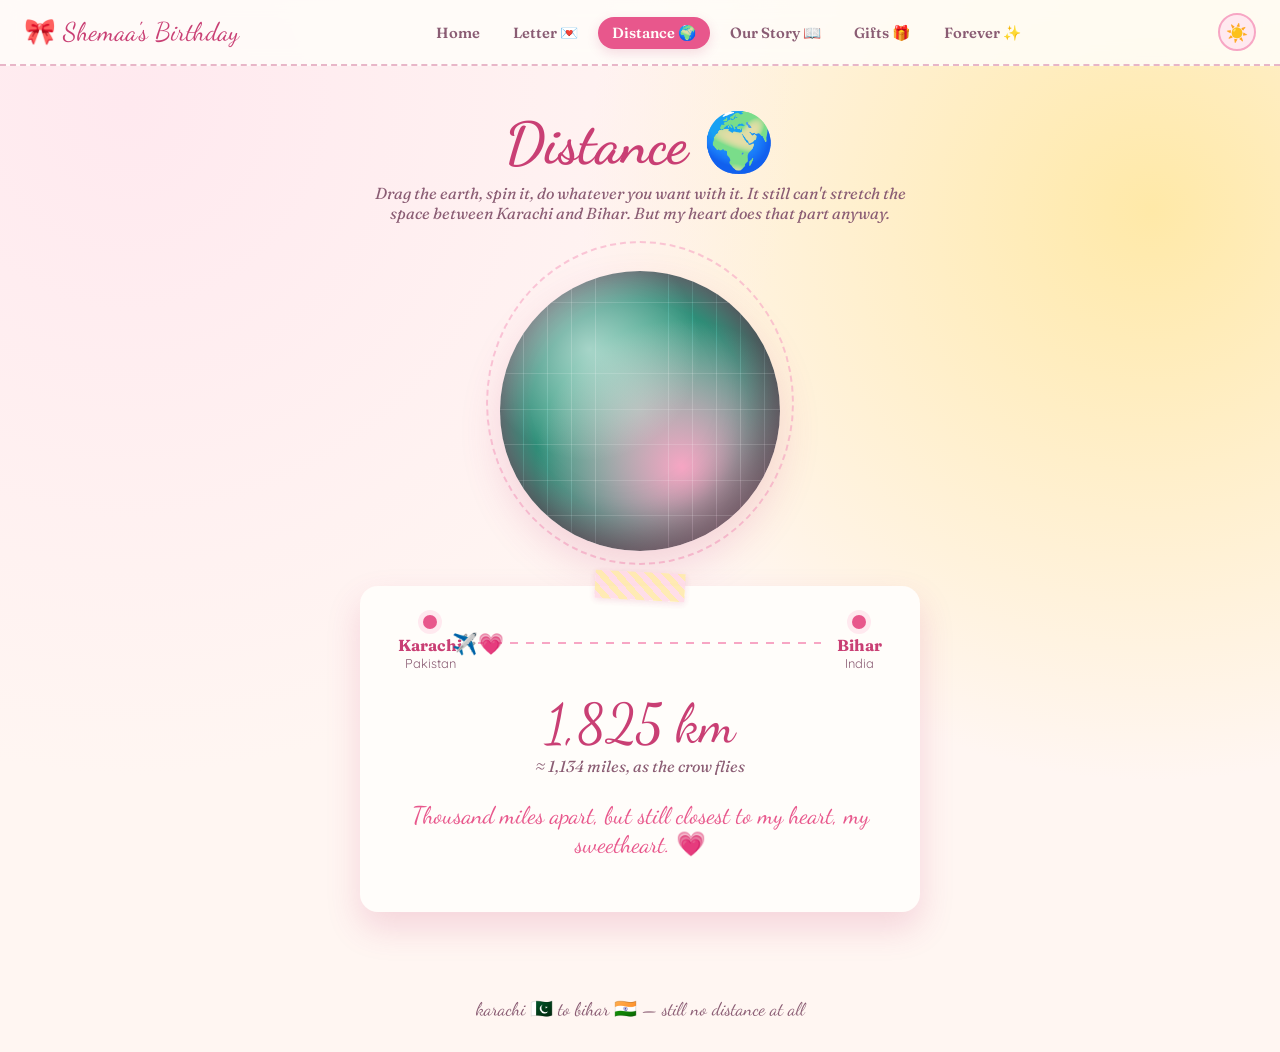
<file: distance.html>
<!DOCTYPE html>
<html lang="en">
<head>
<meta charset="UTF-8">
<meta name="viewport" content="width=device-width, initial-scale=1.0">
<title>The Distance Between Us 🌍</title>
<link rel="stylesheet" href="style.css">
<style>
  .globe-wrap{
    width: min(280px, 60vw); aspect-ratio:1; margin: 1rem auto 0;
    perspective: 900px;
  }
  .globe{
    width:100%; height:100%; border-radius:50%; position:relative;
    background:
      radial-gradient(circle at 32% 28%, rgba(255,255,255,.55), transparent 40%),
      radial-gradient(circle at 65% 70%, var(--accent-2), transparent 55%),
      radial-gradient(circle at 50% 50%, #5fc7a3 0%, #3fa78a 35%, #2f8f79 55%, var(--accent-deep) 100%);
    box-shadow: inset -18px -18px 40px rgba(0,0,0,.35), 0 20px 40px var(--shadow);
    animation: spin 14s linear infinite;
    cursor: grab;
  }
  .globe:active{ cursor: grabbing; animation-play-state: paused; }
  .globe::before{ /* longitude lines */
    content:''; position:absolute; inset:0; border-radius:50%;
    background: repeating-linear-gradient(90deg, transparent 0 8.3%, rgba(255,255,255,.18) 8.3% 8.6%);
    mix-blend-mode: overlay;
  }
  .globe::after{ /* latitude lines */
    content:''; position:absolute; inset:0; border-radius:50%;
    background: repeating-linear-gradient(0deg, transparent 0 12.4%, rgba(255,255,255,.14) 12.4% 12.7%);
  }
  @keyframes spin{ from{ transform: rotateY(0deg); } to{ transform: rotateY(360deg); } }

  .glow{
    position:relative;
  }
  .glow .ring{
    position:absolute; inset:-14px; border-radius:50%;
    border: 2px dashed var(--accent-2);
    animation: spin 22s linear infinite reverse;
    opacity:.6;
  }

  .distance-card{
    margin-top: 2.2rem; width: min(560px,94vw);
    background: var(--paper); border-radius:18px;
    box-shadow: 0 16px 34px var(--shadow);
    padding: 1.8rem clamp(1rem,4vw,2.4rem);
    position:relative;
  }
  .distance-card .tape{ top:-14px; left: calc(50% - 45px); transform: rotate(3deg); }

  .route{
    display:flex; align-items:center; justify-content:space-between;
    gap:.6rem; margin-bottom:1.2rem;
  }
  .city{ text-align:center; flex:0 0 auto; }
  .city .dot{ width:14px; height:14px; border-radius:50%; background: var(--accent); margin: 0 auto .4rem; box-shadow:0 0 0 5px var(--bg-soft); }
  .city .name{ font-family: var(--font-display); font-weight:700; color:var(--accent-deep); }
  .city .country{ font-size:.8rem; color: var(--ink-soft); }

  .path{
    flex:1; position:relative; height:2px;
    background: repeating-linear-gradient(90deg, var(--accent-2) 0 8px, transparent 8px 16px);
    margin: 0 .4rem;
  }
  .plane{
    position:absolute; top:50%; left:0; transform: translate(-50%,-50%);
    font-size:1.3rem;
    animation: fly 3.2s ease-in-out infinite;
  }
  @keyframes fly{
    0%{ left:0%; }
    50%{ left:100%; }
    50.01%{ left:100%; }
    100%{ left:0%; }
  }

  .km-number{
    text-align:center; font-family: var(--font-script); color: var(--accent-deep);
    font-size: clamp(2.4rem,7vw,3.4rem); margin: .3rem 0 0;
  }
  .km-label{ text-align:center; color: var(--ink-soft); font-family: var(--font-display); font-style:italic; margin-bottom:.2rem; }

  .quote{
    margin-top: 1.6rem; text-align:center;
    font-family: var(--font-script); font-size:1.5rem; color: var(--accent);
    max-width: 480px; margin-left:auto; margin-right:auto;
  }
</style>
</head>
<body>
<div class="floaty-hearts"></div>

<nav class="navbar">
  <div class="brand">🎀 Shemaa's Birthday</div>
  <button class="nav-burger" aria-label="menu">☰</button>
  <ul class="nav-links">
    <li><a href="index.html">Home</a></li>
    <li><a href="letter.html">Letter 💌</a></li>
    <li><a href="distance.html">Distance 🌍</a></li>
    <li><a href="story.html">Our Story 📖</a></li>
    <li><a href="gifts.html">Gifts 🎁</a></li>
    <li><a href="forever.html">Forever ✨</a></li>
  </ul>
  <div class="nav-actions">
    <button class="theme-toggle" aria-label="toggle theme">☀️</button>
  </div>
</nav>

<main>
  <h1 class="page-title fade-up">Distance 🌍</h1>
  <p class="page-sub fade-up">Drag the earth, spin it, do whatever you want with it. It still can't stretch the space between Karachi and Bihar. But my heart does that part anyway.</p>

  <div class="glow">
    <div class="ring"></div>
    <div class="globe-wrap"><div class="globe" id="globe"></div></div>
  </div>

  <div class="distance-card fade-up">
    <div class="tape"></div>
    <div class="route">
      <div class="city">
        <div class="dot"></div>
        <div class="name">Karachi</div>
        <div class="country">Pakistan</div>
      </div>
      <div class="path"><span class="plane">✈️💗</span></div>
      <div class="city">
        <div class="dot"></div>
        <div class="name">Bihar</div>
        <div class="country">India</div>
      </div>
    </div>

    <div class="km-number" id="kmNumber">0 km</div>
    <div class="km-label">≈ 1,134 miles, as the crow flies</div>

    <p class="quote">Thousand miles apart, but still closest to my heart, my sweetheart. 💗</p>
  </div>
</main>

<footer>karachi 🇵🇰 to bihar 🇮🇳 — still no distance at all</footer>

<script src="main.js"></script>
<script>
  // drag to spin the globe manually
  const globe = document.getElementById('globe');
  let dragging = false, startX = 0, rotation = 0;
  globe.addEventListener('pointerdown', e => { dragging = true; startX = e.clientX; globe.style.animation='none'; });
  window.addEventListener('pointerup', () => dragging = false);
  window.addEventListener('pointermove', e => {
    if(!dragging) return;
    const dx = e.clientX - startX;
    rotation += dx * 0.5;
    globe.style.transform = `rotateY(${rotation}deg)`;
    startX = e.clientX;
  });

  // count up the distance
  const el = document.getElementById('kmNumber');
  const target = 1825;
  let cur = 0;
  const step = Math.ceil(target / 60);
  const timer = setInterval(() => {
    cur += step;
    if (cur >= target){ cur = target; clearInterval(timer); }
    el.textContent = cur.toLocaleString() + ' km';
  }, 20);
</script>
</body>
</html>
</file>
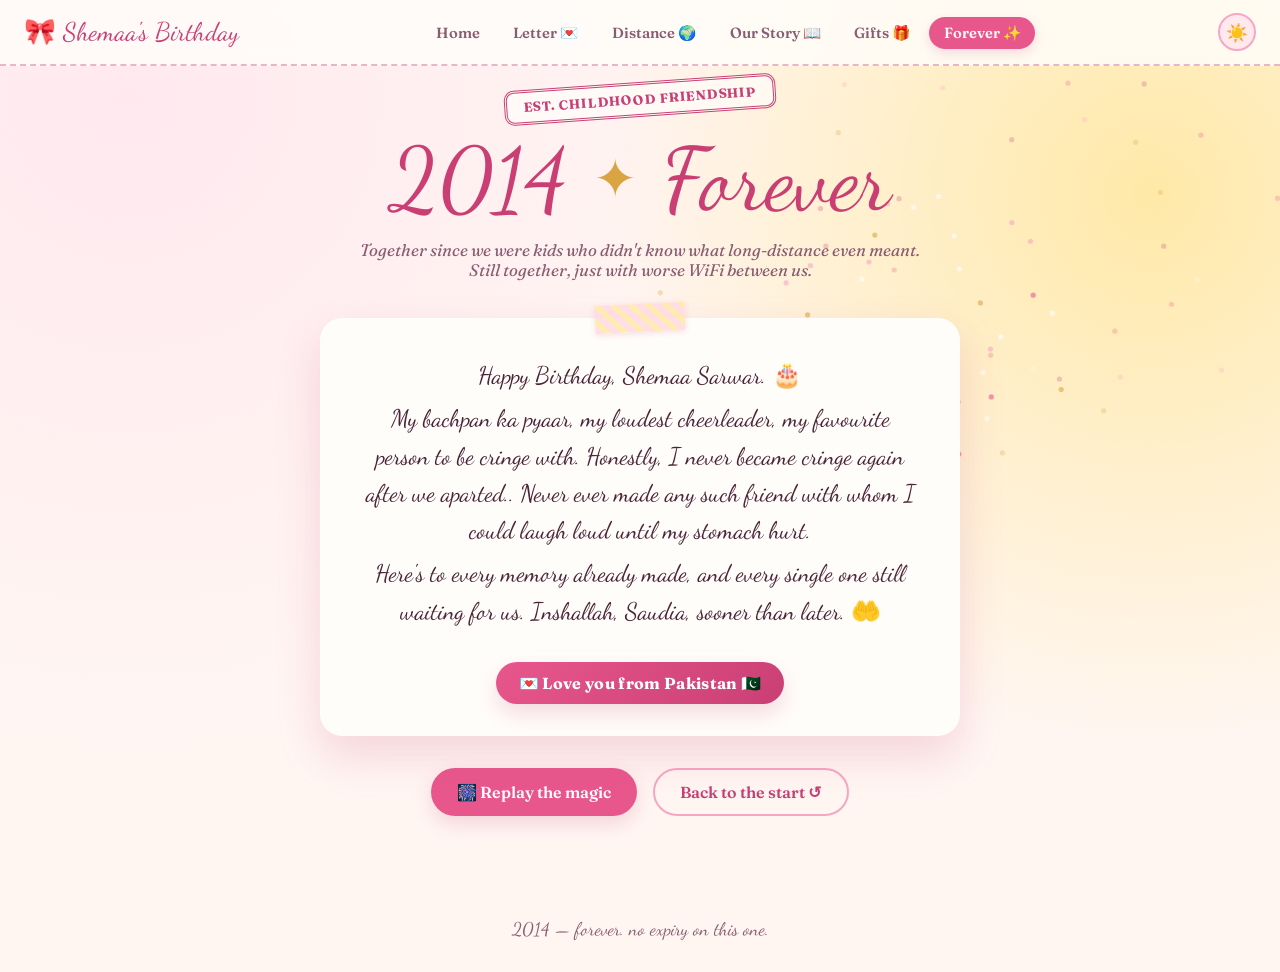
<file: forever.html>
<!DOCTYPE html>
<html lang="en">
<head>
<meta charset="UTF-8">
<meta name="viewport" content="width=device-width, initial-scale=1.0">
<title>2014 — Forever 💗</title>
<link rel="stylesheet" href="style.css">
<style>
  body{ overflow-x:hidden; }
  #fw-canvas{ position:fixed; inset:0; z-index:0; pointer-events:none; }

  .forever-wrap{
    position:relative; z-index:2; text-align:center;
    display:flex; flex-direction:column; align-items:center;
    padding-top: 1rem;
  }

  .stamp{
    font-family: var(--font-display); font-weight:700; letter-spacing:.06em;
    border: 3px double var(--accent-deep); color: var(--accent-deep);
    padding: .4rem 1rem; border-radius: 10px; transform: rotate(-4deg);
    font-size: .82rem; text-transform:uppercase; margin-bottom: 1.2rem;
    background: color-mix(in srgb, var(--paper) 70%, transparent);
  }

  .years{
    display:flex; align-items:center; gap: clamp(.6rem,3vw,1.6rem);
    font-family: var(--font-script);
    font-size: clamp(2.6rem, 10vw, 5.5rem);
    color: var(--accent-deep);
    line-height:1;
  }
  .years .arrow{ color: var(--gold); font-size:.6em; }

  .tagline{
    font-family: var(--font-display); font-style:italic; color: var(--ink-soft);
    max-width: 560px; margin: 1rem auto 0; font-size:1.05rem;
  }

  .closing-card{
    margin-top: 2.4rem; max-width: 640px; width: 92%;
    background: var(--paper); border-radius: 22px; padding: 2rem clamp(1.2rem,4vw,2.6rem);
    box-shadow: 0 20px 44px var(--shadow); position:relative;
  }
  .closing-card .tape{ top:-14px; left: calc(50% - 45px); transform: rotate(-3deg); }
  .closing-card p{
    font-family: var(--font-script); font-size: 1.5rem; color: var(--ink); line-height:1.55; margin:.4rem 0;
  }

  .from-badge{
    margin-top: 1.6rem; display:inline-flex; align-items:center; gap:.5rem;
    font-family: var(--font-display); font-weight:700; color:#fff;
    background: linear-gradient(135deg, var(--accent), var(--accent-deep));
    padding: .7rem 1.4rem; border-radius: 999px; box-shadow: 0 10px 22px var(--shadow);
    font-size: 1rem; letter-spacing:.02em;
  }

  .actions{ display:flex; gap:1rem; flex-wrap:wrap; justify-content:center; margin-top: 2rem; }
</style>
</head>
<body>
<canvas id="fw-canvas"></canvas>
<div class="floaty-hearts" style="z-index:1;"></div>

<nav class="navbar" style="position:relative; z-index:3;">
  <div class="brand">🎀 Shemaa's Birthday</div>
  <button class="nav-burger" aria-label="menu">☰</button>
  <ul class="nav-links">
    <li><a href="index.html">Home</a></li>
    <li><a href="letter.html">Letter 💌</a></li>
    <li><a href="distance.html">Distance 🌍</a></li>
    <li><a href="story.html">Our Story 📖</a></li>
    <li><a href="gifts.html">Gifts 🎁</a></li>
    <li><a href="forever.html">Forever ✨</a></li>
  </ul>
  <div class="nav-actions">
    <button class="theme-toggle" aria-label="toggle theme">☀️</button>
  </div>
</nav>

<main class="forever-wrap">
  <span class="stamp">est. childhood friendship</span>
  <div class="years fade-up">
    <span>2014</span><span class="arrow">✦</span><span>Forever</span>
  </div>
  <p class="tagline fade-up">Together since we were kids who didn't know what long-distance even meant. Still together, just with worse WiFi between us.</p>

  <div class="closing-card fade-up">
    <div class="tape"></div>
    <p>Happy Birthday, Shemaa Sarwar. 🎂</p>
    <p>My bachpan ka pyaar, my loudest cheerleader, my favourite person to be cringe with. Honestly, I never became cringe again after we aparted.. Never ever made any such friend with whom I could laugh loud until my stomach hurt. </p>
    <p>Here's to every memory already made, and every single one still waiting for us. Inshallah, Saudia, sooner than later. 🤲</p>
    <div class="from-badge">💌 Love you from Pakistan 🇵🇰</div>
  </div>

  <div class="actions">
    <button class="btn" id="replayBtn">🎆 Replay the magic</button>
    <a href="index.html" class="btn ghost">Back to the start ↺</a>
  </div>
</main>

<footer>2014 — forever. no expiry on this one.</footer>

<script src="main.js"></script>
<script>
  // lightweight canvas fireworks, no external lib needed
  const canvas = document.getElementById('fw-canvas');
  const ctx = canvas.getContext('2d');
  function resize(){ canvas.width = innerWidth; canvas.height = innerHeight; }
  resize(); addEventListener('resize', resize);

  const palette = ['#e8578c','#f7a6c4','#d9a441','#c93f74','#ffffff'];
  let particles = [];

  function burst(x, y){
    const count = 34;
    for (let i=0;i<count;i++){
      const angle = (Math.PI*2*i)/count;
      const speed = 2 + Math.random()*3;
      particles.push({
        x, y,
        vx: Math.cos(angle)*speed,
        vy: Math.sin(angle)*speed,
        life: 1,
        color: palette[Math.floor(Math.random()*palette.length)]
      });
    }
  }

  function tick(){
    ctx.clearRect(0,0,canvas.width,canvas.height);
    particles.forEach(p => {
      p.x += p.vx; p.y += p.vy; p.vy += 0.045; p.life -= 0.014;
      ctx.globalAlpha = Math.max(p.life,0);
      ctx.fillStyle = p.color;
      ctx.beginPath(); ctx.arc(p.x,p.y,2.6,0,Math.PI*2); ctx.fill();
    });
    ctx.globalAlpha = 1;
    particles = particles.filter(p => p.life > 0);
    requestAnimationFrame(tick);
  }
  tick();

  function autoFireworks(n){
    for(let i=0;i<n;i++){
      setTimeout(() => burst(
        canvas.width * (0.2 + Math.random()*0.6),
        canvas.height * (0.2 + Math.random()*0.4)
      ), i*380);
    }
  }
  autoFireworks(6);
  document.getElementById('replayBtn').addEventListener('click', () => autoFireworks(8));
</script>
</body>
</html>
</file>
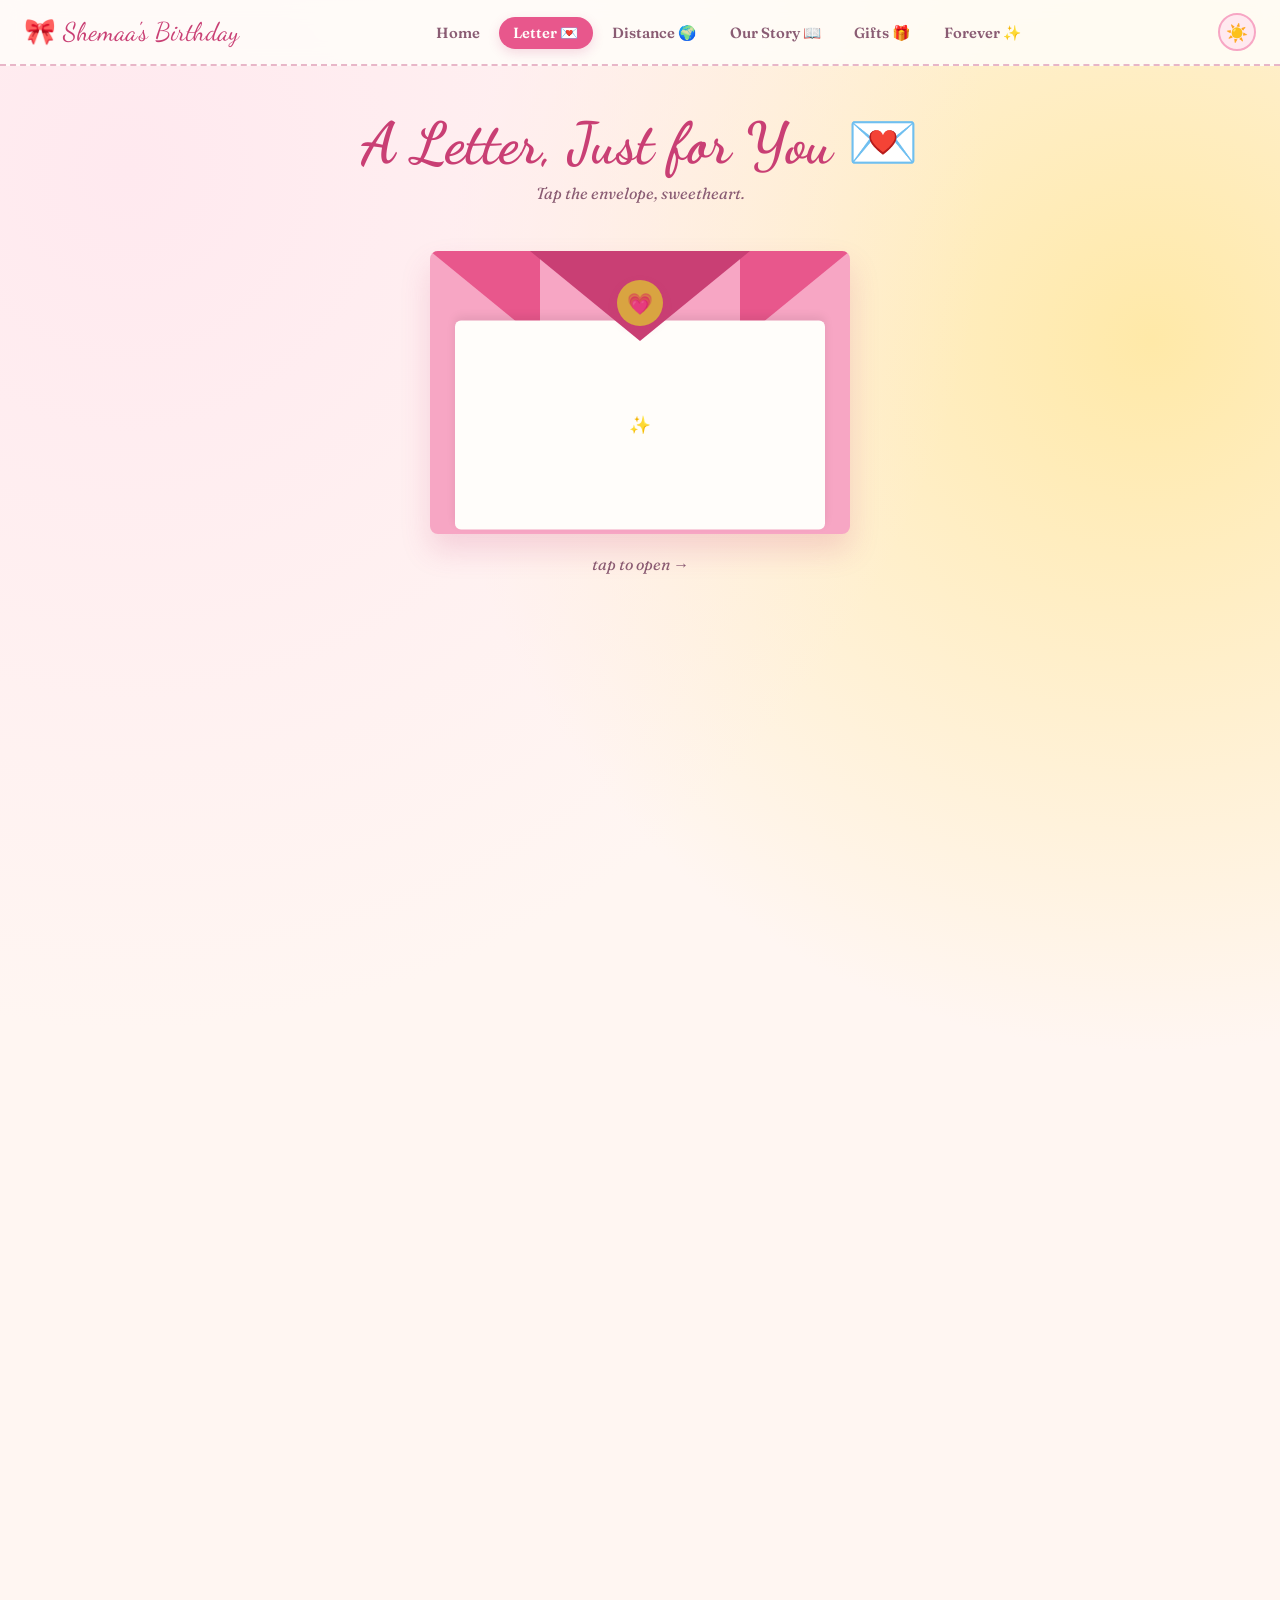
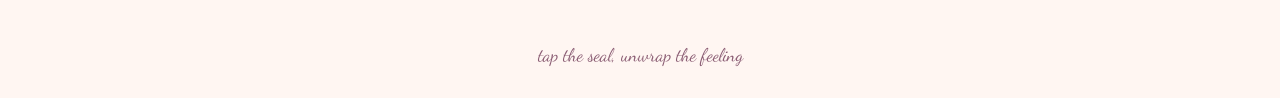
<file: letter.html>
<!DOCTYPE html>
<html lang="en">
<head>
<meta charset="UTF-8">
<meta name="viewport" content="width=device-width, initial-scale=1.0">
<title>A Letter for Shemaa 💌</title>
<link rel="stylesheet" href="style.css">
<style>
  .stage{ width:min(420px, 92vw); margin-top:1rem; }

  .envelope-wrap{
    position:relative; width:100%; aspect-ratio: 4/2.7; cursor:pointer;
    perspective: 1200px;
  }
  .envelope-body{
    position:absolute; inset:0;
    background: var(--accent-2);
    border-radius: 8px;
    box-shadow: 0 16px 30px var(--shadow);
    overflow:hidden;
  }
  .envelope-body::before, .envelope-body::after{
    content:''; position:absolute; top:0; width:0; height:0;
    border-top: 90px solid var(--accent);
  }
  .envelope-body::before{ left:0; border-left: 110px solid transparent; }
  .envelope-body::after{ right:0; border-right: 110px solid transparent; }

  .flap{
    position:absolute; top:0; left:0; right:0; height:0; width:0; margin:auto;
    border-left: 110px solid transparent;
    border-right: 110px solid transparent;
    border-top: 90px solid var(--accent-deep);
    transform-origin: top center;
    transition: transform .8s cubic-bezier(.7,-0.2,.3,1.3);
    z-index:3;
  }
  .envelope-wrap.open .flap{ transform: rotateX(180deg); }

  .seal{
    position:absolute; left:50%; top:52px; transform: translate(-50%,-50%);
    width:46px; height:46px; border-radius:50%;
    background: var(--gold);
    display:grid; place-items:center; font-size:1.3rem;
    box-shadow: 0 4px 10px var(--shadow);
    z-index:4;
    transition: opacity .3s ease, transform .3s ease;
  }
  .envelope-wrap.open .seal{ opacity:0; transform: translate(-50%,-50%) scale(.5); }

  .letter-paper{
    position:absolute; left:6%; right:6%; bottom:6%; top:20%;
    background: var(--paper);
    border-radius: 6px;
    box-shadow: 0 -4px 10px rgba(0,0,0,.08);
    z-index:2;
    transform: translateY(6%);
    transition: transform .8s ease .1s;
    display:flex; align-items:center; justify-content:center;
    font-family: var(--font-script); color: var(--ink-soft); font-size:1.1rem;
    text-align:center; padding:1rem;
  }
  .envelope-wrap.open .letter-paper{ transform: translateY(-92%); }

  .hint{
    text-align:center; margin-top:1.2rem; font-family: var(--font-display); font-style:italic; color: var(--ink-soft);
  }

  .full-letter{
    max-width: 640px; width:100%;
    background: var(--paper);
    border-radius: 16px;
    box-shadow: 0 18px 40px var(--shadow);
    padding: 2rem clamp(1.2rem,4vw,2.6rem);
    margin-top: 2.4rem;
    opacity:0; transform: translateY(30px);
    transition: opacity .8s ease, transform .8s ease;
    position:relative;
  }
  .full-letter.show{ opacity:1; transform:none; }
  .full-letter .tape{ top:-14px; left:calc(50% - 45px); transform: rotate(-4deg); }
  .full-letter p{
    font-family: var(--font-script);
    font-size: 1.35rem;
    line-height:1.65;
    color: var(--ink);
    margin: 0 0 1.1rem;
  }
  .full-letter .to{
    font-family: var(--font-display); font-weight:700; color: var(--accent-deep);
    text-align:center; font-size:1.1rem; margin-bottom:1.4rem; letter-spacing:.04em;
  }
  .full-letter .sign{
    text-align:right; font-family: var(--font-script); font-size:1.6rem; color: var(--accent-deep); margin-top:1.6rem;
  }
</style>
</head>
<body>
<div class="floaty-hearts"></div>

<nav class="navbar">
  <div class="brand">🎀 Shemaa's Birthday</div>
  <button class="nav-burger" aria-label="menu">☰</button>
  <ul class="nav-links">
    <li><a href="index.html">Home</a></li>
    <li><a href="letter.html">Letter 💌</a></li>
    <li><a href="distance.html">Distance 🌍</a></li>
    <li><a href="story.html">Our Story 📖</a></li>
    <li><a href="gifts.html">Gifts 🎁</a></li>
    <li><a href="forever.html">Forever ✨</a></li>
  </ul>
  <div class="nav-actions">
    <button class="theme-toggle" aria-label="toggle theme">☀️</button>
  </div>
</nav>

<main>
  <h1 class="page-title fade-up">A Letter, Just for You 💌</h1>
  <p class="page-sub fade-up">Tap the envelope, sweetheart.</p>

  <div class="stage">
    <div class="envelope-wrap" id="envelope">
      <div class="letter-paper">✨</div>
      <div class="envelope-body"></div>
      <div class="flap"></div>
      <div class="seal">💗</div>
    </div>
    <p class="hint" id="hint">tap to open →</p>
  </div>

  <article class="full-letter" id="fullLetter">
    <div class="tape"></div>
    <p class="to">To my pyari Shemaa Sarwar</p>

    <p>Itna cringe feel horaha hehe... but whats love without feeling cringe. Okay so pyari shemaa... my bachpan ka pyaarrr... my bestest friend hahaha... I miss you so much God... kashhh hum dubara milein inshallah inshallah inshallahhhh... one of my biggest dream sweetheart...</p>

    <p>I miss you a lottt.. and kash hum dubara Saudia mai hi mileinnn... would love to see you and meet you girlll... or haan, kesi chal rahi hai life? I adore you a lot matlabbb LOTTT WALA LOTTTTTTTT...</p>

    <p>Itna acha lagta hai jab tumhari stories dekhti aur tumhe khush dekhti, Alhamdulillah mashallah mashallah tabarakallahhhh Allahuma barik... so my childhood friend, I am so sorry I couldn't give you anything on your birthday... this is just a chota sa gift for my pyari si friend.</p>

    <p>So happy birthday dear lawyer ji... jaldi se waqeel banjayein or bohat zyada kamyab ho, inshallah, apppp. Love you so much Shemaa Sarwar.</p>

    <p>Seeing you laugh and make good memories on your stories makes me feel so good. Humesha hasti raho... love seeing you happy... kabhi bhi udaas na hona, kabhi bhi. Humesha keke hehe karti raho, sweetheartttt.</p>

    <p>LOVE YOU SO MUCH DEAR SHEMAA SARWAR. 💗</p>

    <p class="sign">— Maryam Bano</p>
  </article>
</main>

<footer>tap the seal, unwrap the feeling</footer>

<script src="main.js"></script>
<script>
  const envelope = document.getElementById('envelope');
  const hint = document.getElementById('hint');
  const fullLetter = document.getElementById('fullLetter');
  let opened = false;
  envelope.addEventListener('click', () => {
    if (opened) return;
    opened = true;
    envelope.classList.add('open');
    hint.textContent = 'hehe... 🥹';
    setTimeout(() => {
      fullLetter.classList.add('show');
      fullLetter.scrollIntoView({ behavior:'smooth', block:'center' });
    }, 700);
  });
</script>
</body>
</html>
</file>
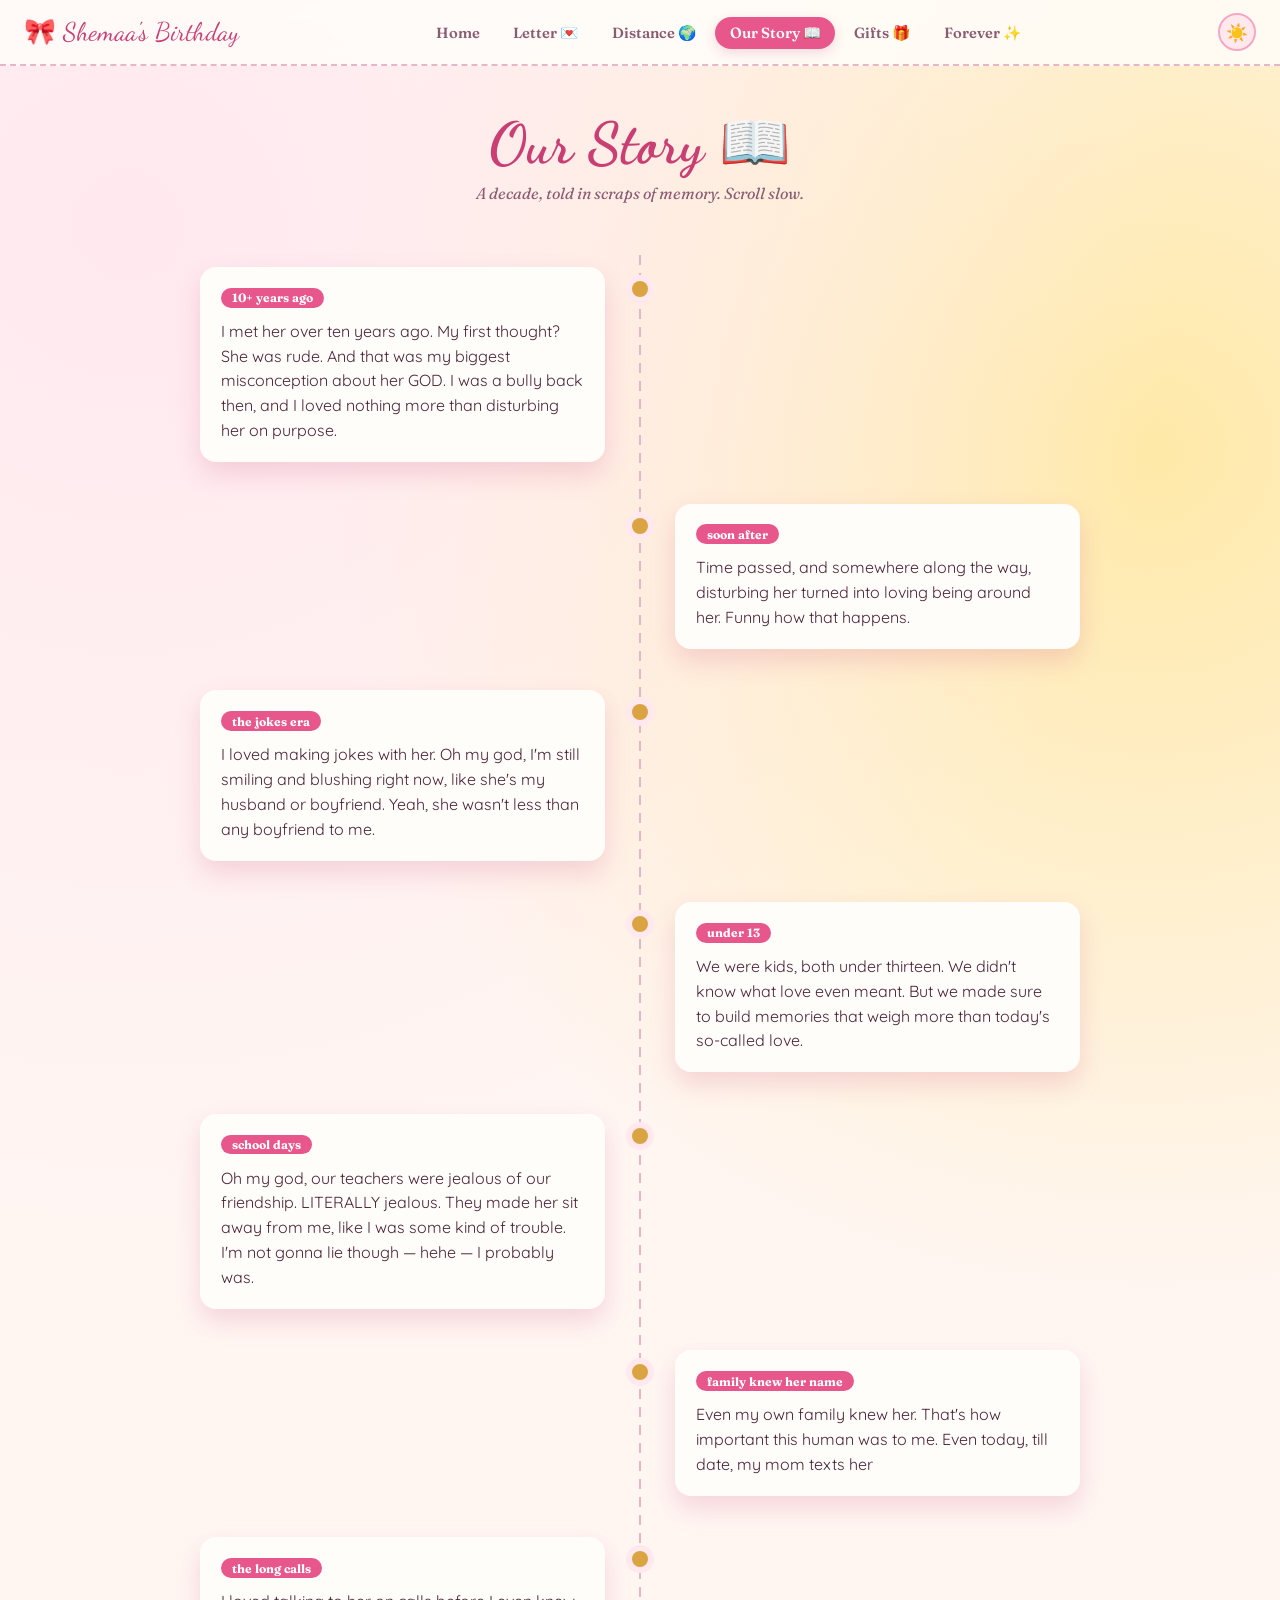
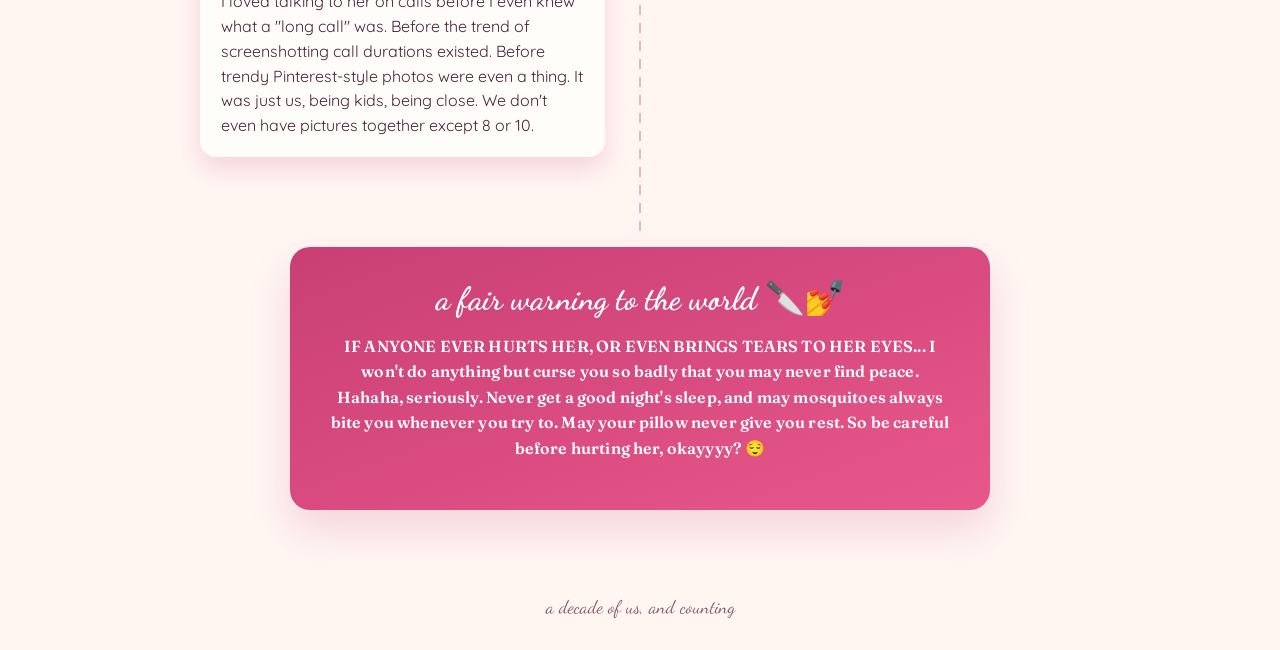
<file: story.html>
<!DOCTYPE html>
<html lang="en">
<head>
<meta charset="UTF-8">
<meta name="viewport" content="width=device-width, initial-scale=1.0">
<title>Our Story 📖</title>
<link rel="stylesheet" href="style.css">
<style>
  .timeline{
    position:relative; width:min(880px,96vw); margin-top:1rem;
    padding: 1rem 0 2rem;
  }
  .timeline::before{
    content:''; position:absolute; left:50%; top:0; bottom:0; width:2px;
    background: repeating-linear-gradient(0deg, var(--stitch) 0 10px, transparent 10px 18px);
    transform: translateX(-50%);
  }
  @media (max-width:760px){
    .timeline::before{ left: 22px; }
  }

  .entry{
    position:relative; width:100%; margin: 0 0 2.6rem;
    display:flex;
    opacity:0; transform: translateY(30px);
    transition: opacity .7s ease, transform .7s ease;
  }
  .entry.in{ opacity:1; transform:none; }
  .entry:nth-child(odd){ justify-content:flex-start; }
  .entry:nth-child(even){ justify-content:flex-end; }

  .card{
    width: 46%;
    background: var(--paper);
    border-radius:16px;
    box-shadow: 0 12px 26px var(--shadow);
    padding: 1.2rem 1.3rem;
    position:relative;
  }
  .card .year{
    display:inline-block; font-family: var(--font-display); font-weight:700;
    color:#fff; background: var(--accent); padding:.15rem .7rem; border-radius:999px;
    font-size:.75rem; margin-bottom:.5rem;
  }
  .card p{ margin:.2rem 0 0; line-height:1.55; font-family: var(--font-body); color: var(--ink); }

  .dot{
    position:absolute; top:14px; left:50%; transform:translateX(-50%);
    width:16px; height:16px; border-radius:50%;
    background: var(--gold); box-shadow: 0 0 0 6px var(--bg-soft);
  }

  @media (max-width:760px){
    .entry, .entry:nth-child(even){ justify-content:flex-start; padding-left: 46px; }
    .card{ width: 100%; }
    .dot{ left:22px; }
  }

  .warning{
    margin: 1rem auto 0; width: min(700px,94vw);
    background: linear-gradient(160deg, var(--accent-deep), var(--accent));
    color:#fff; border-radius: 20px;
    padding: 2rem clamp(1.2rem,4vw,2.4rem);
    text-align:center;
    box-shadow: 0 20px 40px var(--shadow);
    opacity:0; transform: translateY(30px);
    transition: opacity .8s ease, transform .8s ease;
  }
  .warning.in{ opacity:1; transform:none; }
  .warning h3{ font-family: var(--font-script); font-size:2rem; margin:0 0 .8rem; }
  .warning p{ font-family: var(--font-display); font-weight:600; line-height:1.6; font-size:1rem; letter-spacing:.01em; }
</style>
</head>
<body>
<div class="floaty-hearts"></div>

<nav class="navbar">
  <div class="brand">🎀 Shemaa's Birthday</div>
  <button class="nav-burger" aria-label="menu">☰</button>
  <ul class="nav-links">
    <li><a href="index.html">Home</a></li>
    <li><a href="letter.html">Letter 💌</a></li>
    <li><a href="distance.html">Distance 🌍</a></li>
    <li><a href="story.html">Our Story 📖</a></li>
    <li><a href="gifts.html">Gifts 🎁</a></li>
    <li><a href="forever.html">Forever ✨</a></li>
  </ul>
  <div class="nav-actions">
    <button class="theme-toggle" aria-label="toggle theme">☀️</button>
  </div>
</nav>

<main>
  <h1 class="page-title fade-up">Our Story 📖</h1>
  <p class="page-sub fade-up">A decade, told in scraps of memory. Scroll slow.</p>

  <div class="timeline">
    <div class="entry"><div class="dot"></div>
      <div class="card">
        <span class="year">10+ years ago</span>
        <p>I met her over ten years ago. My first thought? She was rude. And that was my biggest misconception about her GOD. I was a bully back then, and I loved nothing more than disturbing her on purpose.</p>
      </div>
    </div>

    <div class="entry"><div class="dot"></div>
      <div class="card">
        <span class="year">soon after</span>
        <p>Time passed, and somewhere along the way, disturbing her turned into loving being around her. Funny how that happens.</p>
      </div>
    </div>

    <div class="entry"><div class="dot"></div>
      <div class="card">
        <span class="year">the jokes era</span>
        <p>I loved making jokes with her. Oh my god, I'm still smiling and blushing right now, like she's my husband or boyfriend. Yeah, she wasn't less than any boyfriend to me.</p>
      </div>
    </div>

    <div class="entry"><div class="dot"></div>
      <div class="card">
        <span class="year">under 13</span>
        <p>We were kids, both under thirteen. We didn't know what love even meant. But we made sure to build memories that weigh more than today's so-called love.</p>
      </div>
    </div>

    <div class="entry"><div class="dot"></div>
      <div class="card">
        <span class="year">school days</span>
        <p>Oh my god, our teachers were jealous of our friendship. LITERALLY jealous. They made her sit away from me, like I was some kind of trouble. I'm not gonna lie though — hehe — I probably was.</p>
      </div>
    </div>

    <div class="entry"><div class="dot"></div>
      <div class="card">
        <span class="year">family knew her name</span>
        <p>Even my own family knew her. That's how important this human was to me. Even today, till date, my mom texts her</p>
      </div>
    </div>

    <div class="entry"><div class="dot"></div>
      <div class="card">
        <span class="year">the long calls</span>
        <p>I loved talking to her on calls before I even knew what a "long call" was. Before the trend of screenshotting call durations existed. Before trendy Pinterest-style photos were even a thing. It was just us, being kids, being close. We don't even have pictures together except 8 or 10.</p>
      </div>
    </div>
  </div>

  <div class="warning">
    <h3>a fair warning to the world 🔪💅</h3>
    <p>IF ANYONE EVER HURTS HER, OR EVEN BRINGS TEARS TO HER EYES... I won't do anything but curse you so badly that you may never find peace. Hahaha, seriously. Never get a good night's sleep, and may mosquitoes always bite you whenever you try to. May your pillow never give you rest. So be careful before hurting her, okayyyy? 😌</p>
  </div>
</main>

<footer>a decade of us, and counting</footer>

<script src="main.js"></script>
<script>
  const items = document.querySelectorAll('.entry, .warning');
  const io = new IntersectionObserver((entries) => {
    entries.forEach(e => { if (e.isIntersecting) e.target.classList.add('in'); });
  }, { threshold: .2 });
  items.forEach(i => io.observe(i));
</script>
</body>
</html>
</file>
<file: style.css>
/* ============================================================
   shemaa's birthday scrapbook — shared styles
   Design language: a hand-kept pink scrapbook, washi tape,
   stitched borders, polaroids pinned at gentle angles.
   ============================================================ */

@import url('https://fonts.googleapis.com/css2?family=Dancing+Script:wght@500;700&family=Fraunces:opsz,wght@9..144,400;9..144,600;9..144,700&family=Quicksand:wght@400;500;600;700&display=swap');

:root{
  --bg:            #fff6f2;
  --bg-soft:       #ffe9ef;
  --paper:         #fffdfa;
  --ink:           #4a2438;
  --ink-soft:      #8a5c73;
  --accent:        #e8578c;
  --accent-2:      #f7a6c4;
  --accent-deep:   #c93f74;
  --gold:          #d9a441;
  --tape:          #ffd9e6;
  --tape-2:        #ffe9a8;
  --shadow:        rgba(201,63,116,0.18);
  --stitch:        #e8b6c8;

  --font-script:  'Dancing Script', cursive;
  --font-display: 'Fraunces', serif;
  --font-body:    'Quicksand', sans-serif;

  color-scheme: light;
}

[data-theme="dark"]{
  --bg:            #211020;
  --bg-soft:       #341a35;
  --paper:         #2b1529;
  --ink:           #fbe6ef;
  --ink-soft:      #d9a9c1;
  --accent:        #ff7fac;
  --accent-2:      #c97aa6;
  --accent-deep:   #ffb3cf;
  --gold:          #ecc372;
  --tape:          #4a2542;
  --tape-2:        #4a3a24;
  --shadow:        rgba(0,0,0,0.45);
  --stitch:        #5c3350;

  color-scheme: dark;
}

*, *::before, *::after{ box-sizing: border-box; }

html{ scroll-behavior: smooth; }

body{
  margin:0;
  min-height:100vh;
  background:
    radial-gradient(circle at 10% 10%, var(--bg-soft), transparent 45%),
    radial-gradient(circle at 90% 20%, var(--tape-2), transparent 40%),
    var(--bg);
  color: var(--ink);
  font-family: var(--font-body);
  transition: background .4s ease, color .4s ease;
  overflow-x: hidden;
}

a{ color:inherit; text-decoration:none; }
ul{ list-style:none; margin:0; padding:0; }
button{ font-family:inherit; }

/* ---------- floating hearts ambience ---------- */
.floaty-hearts{
  position: fixed; inset:0; pointer-events:none; z-index:0; overflow:hidden;
}
.floaty-hearts span{
  position:absolute; bottom:-10%; font-size: 1.4rem; opacity:.35;
  color: var(--accent-2);
  animation: floatUp linear infinite;
}
@keyframes floatUp{
  0%{ transform: translateY(0) rotate(0deg); opacity:0; }
  10%{ opacity:.45; }
  100%{ transform: translateY(-115vh) rotate(25deg); opacity:0; }
}

/* ---------- navbar ---------- */
.navbar{
  position: sticky; top:0; z-index: 50;
  display:flex; align-items:center; justify-content:space-between;
  padding: .8rem 1.5rem;
  background: color-mix(in srgb, var(--paper) 85%, transparent);
  backdrop-filter: blur(10px);
  border-bottom: 2px dashed var(--stitch);
}
.brand{
  font-family: var(--font-script);
  font-size: 1.6rem;
  color: var(--accent-deep);
  display:flex; align-items:center; gap:.4rem;
}
.nav-links{
  display:flex; gap: .3rem; align-items:center;
  flex-wrap: wrap;
}
.nav-links a{
  font-family: var(--font-display);
  font-weight:600;
  font-size: .92rem;
  padding: .45rem .9rem;
  border-radius: 999px;
  color: var(--ink-soft);
  transition: all .25s ease;
  white-space: nowrap;
}
.nav-links a:hover{ color: var(--accent-deep); background: var(--bg-soft); }
.nav-links a.active{
  color: var(--paper);
  background: var(--accent);
  box-shadow: 0 4px 12px var(--shadow);
}
.nav-actions{ display:flex; align-items:center; gap:.6rem; }
.theme-toggle{
  border:2px solid var(--accent-2);
  background: var(--bg-soft);
  color: var(--accent-deep);
  width:2.4rem; height:2.4rem;
  border-radius:50%;
  cursor:pointer;
  display:grid; place-items:center;
  font-size:1.1rem;
  transition: transform .3s ease, background .3s ease;
}
.theme-toggle:hover{ transform: rotate(15deg) scale(1.08); }
.nav-burger{
  display:none;
  background:none; border:none; font-size:1.4rem; color:var(--accent-deep); cursor:pointer;
}

@media (max-width: 880px){
  .nav-burger{ display:block; }
  .nav-links{
    position:absolute; top:100%; left:0; right:0;
    flex-direction:column; align-items:stretch;
    background: var(--paper);
    padding: .6rem 1rem 1rem;
    border-bottom: 2px dashed var(--stitch);
    display:none;
  }
  .nav-links.open{ display:flex; }
  .nav-links a{ text-align:center; }
}

/* ---------- page shell ---------- */
main{
  position:relative; z-index:1;
  min-height: calc(100vh - 70px);
  padding: 2.5rem 1.25rem 4rem;
  display:flex; flex-direction:column; align-items:center;
}

.page-title{
  font-family: var(--font-script);
  font-size: clamp(2.4rem, 6vw, 3.6rem);
  color: var(--accent-deep);
  text-align:center;
  margin: .2rem 0 .3rem;
}
.page-sub{
  font-family: var(--font-display);
  font-style: italic;
  color: var(--ink-soft);
  text-align:center;
  max-width: 560px;
  margin: 0 auto 2rem;
}

/* ---------- washi tape + polaroid, the signature motif ---------- */
.tape{
  position:absolute;
  width: 90px; height: 28px;
  background: repeating-linear-gradient(45deg, var(--tape), var(--tape) 6px, var(--tape-2) 6px, var(--tape-2) 12px);
  opacity:.85;
  box-shadow: 0 2px 6px var(--shadow);
}

.polaroid{
  background: var(--paper);
  padding: .8rem .8rem 1.6rem;
  border-radius: 4px;
  box-shadow: 0 10px 24px var(--shadow);
  position:relative;
  font-family: var(--font-script);
  color: var(--ink);
}

.stitched{
  border: 2px dashed var(--stitch);
  border-radius: 18px;
}

/* ---------- buttons ---------- */
.btn{
  display:inline-flex; align-items:center; gap:.5rem;
  font-family: var(--font-display); font-weight:600;
  padding: .75rem 1.6rem;
  border-radius: 999px;
  border: none;
  cursor:pointer;
  background: var(--accent);
  color: #fff;
  box-shadow: 0 8px 20px var(--shadow);
  transition: transform .2s ease, box-shadow .2s ease;
  font-size: 1rem;
}
.btn:hover{ transform: translateY(-3px); box-shadow: 0 12px 26px var(--shadow); }
.btn.ghost{
  background: transparent;
  color: var(--accent-deep);
  border: 2px solid var(--accent-2);
  box-shadow:none;
}

/* ---------- footer ---------- */
footer{
  text-align:center;
  padding: 1.4rem 1rem 2rem;
  font-family: var(--font-script);
  font-size: 1.15rem;
  color: var(--ink-soft);
}

/* ---------- utility ---------- */
.fade-up{
  animation: fadeUp .9s ease both;
}
@keyframes fadeUp{
  from{ opacity:0; transform: translateY(24px); }
  to{ opacity:1; transform:none; }
}
.center{ text-align:center; }

@media (prefers-reduced-motion: reduce){
  *{ animation-duration: .001ms !important; animation-iteration-count: 1 !important; scroll-behavior:auto !important; }
}
</file>
